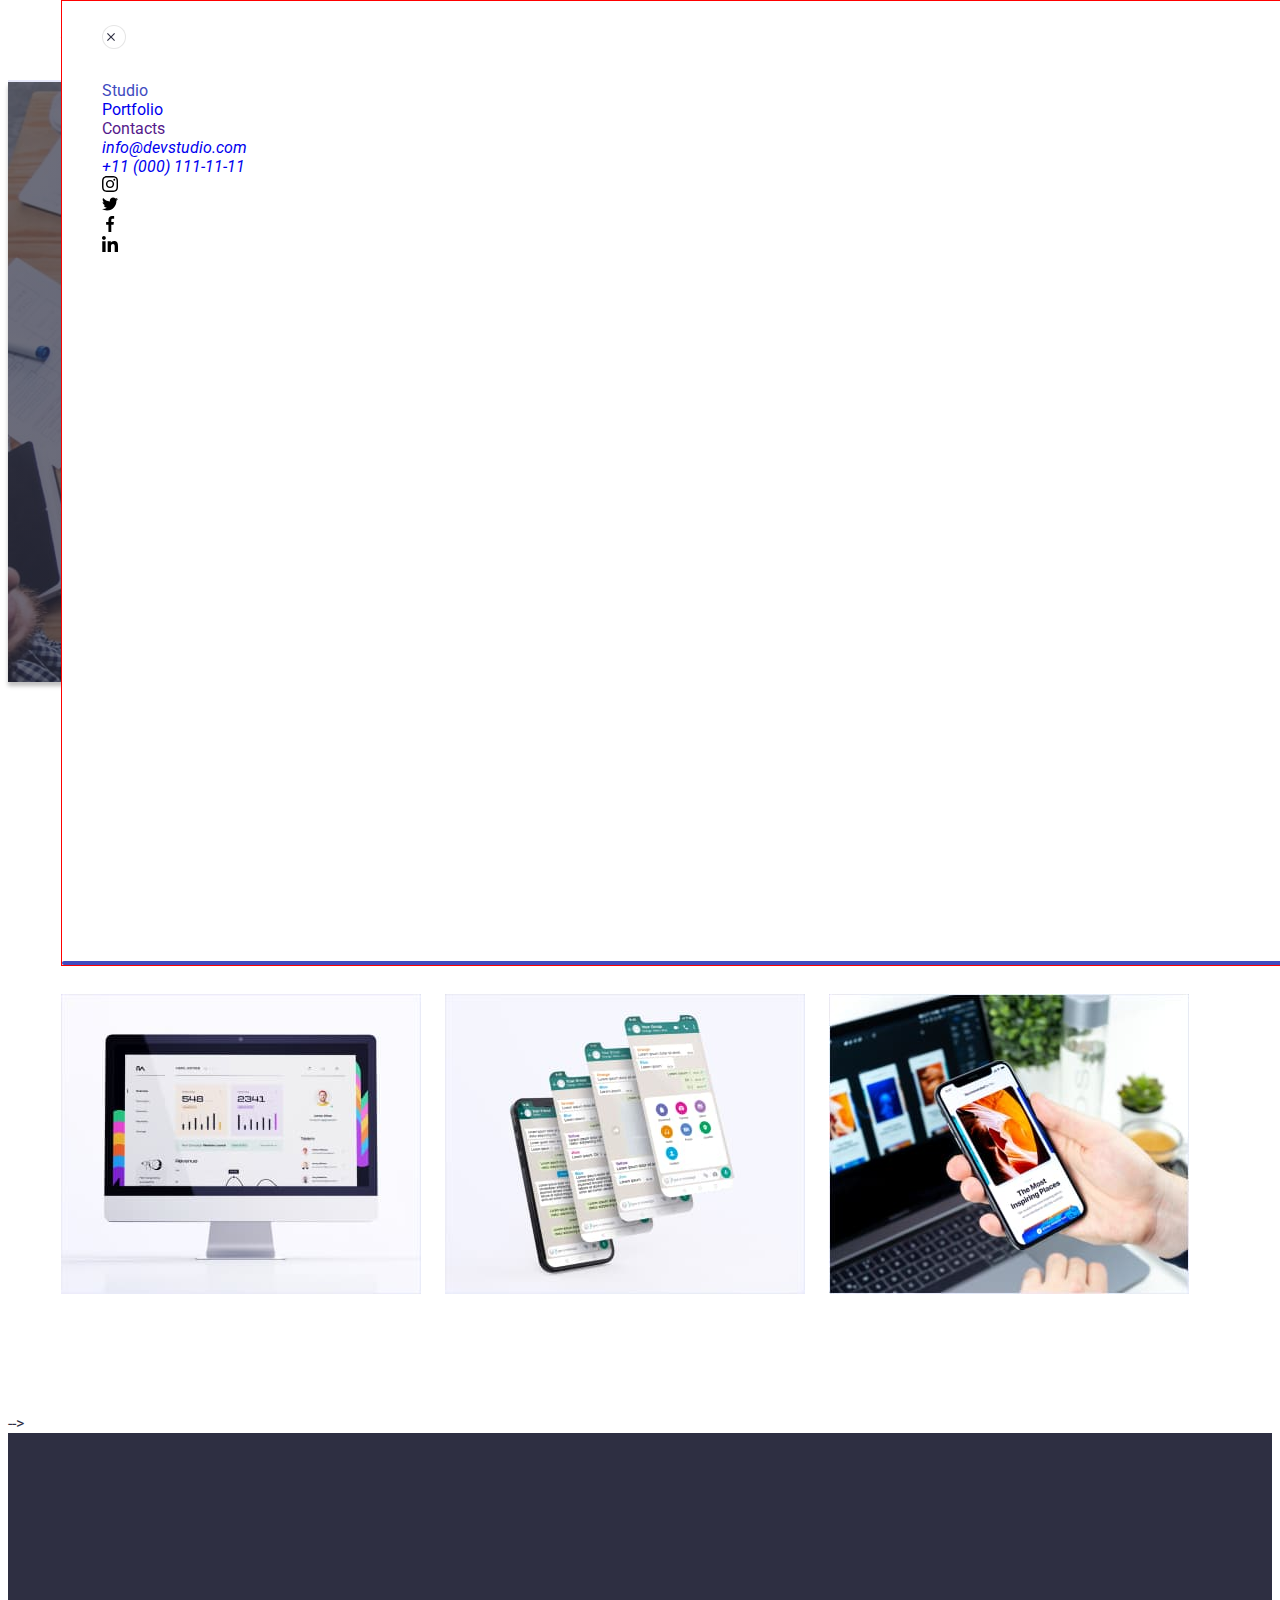
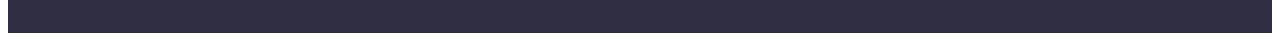
<file: index.html>
<!DOCTYPE html>
<html lang="en">
  <head>
    <meta charset="UTF-8" />
    <meta http-equiv="X-UA-Compatible" content="IE=edge" />
    <meta name="viewport" content="width=device-width, initial-scale=1.0" />
    <title>Webstudio</title>
    <link rel="preconnect" href="https://fonts.googleapis.com" />
    <link rel="preconnect" href="https://fonts.gstatic.com" crossorigin />
    <link
      href="https://fonts.googleapis.com/css2?family=Raleway:wght@800&family=Roboto:wght@400;500;700;900&display=swap"
      rel="stylesheet"
    />
    <link
      rel="stylesheet"
      href="https://cdnjs.cloudflare.com/ajax/libs/modern-normalize/1.1.0/modern-normalize.min.css"
      integrity="sha512-wpPYUAdjBVSE4KJnH1VR1HeZfpl1ub8YT/NKx4PuQ5NmX2tKuGu6U/JRp5y+Y8XG2tV+wKQpNHVUX03MfMFn9Q=="
      crossorigin="anonymous"
      referrerpolicy="no-referrer"
    />
    <link rel="stylesheet" href="./css/styles.css" />
  </head>
  <body>
    <header class="header">
      <div class="container main-nav">
        <nav class="header-nav list">
          <a class="logo link" href="./index.html"
            >Web<span class="logo-studio">Studio</span></a></nav>
            <button type="button" class="menu_button" data-menu-open>
              <svg width="29.54" height="18.62"><use class="icon_menu" href="./images/icon.svg#icon-charm_menu-1"></use></svg>
            </button>
            <!---------- !!!!!!!!!!!!!! -------------->
            <div class="menu-mobile" data-menu>
              <button type="button" class="close_button" data-menu-close>
                <svg width="8" height="8"><use class="icon_close" href="./images/icon.svg#icon-close-1"></use></svg>
              </button>
              <ul class="menu-mobile-list list">
                <li class="menu-mobile-item">
                  <a class="menu-mobile-item current link" href="./index.html">Studio</a>
                </li>
                <li class="menu-mobile-item">
                  <a class="menu-mobile-item link" href="./portfolio.html">Portfolio</a>
                </li>
                <li class="menu-mobile-item">
                  <a class="menu-mobile-item link" href="">Contacts</a>
                </li>
              </ul>
            </nav>
            <address class="menu-contacts-address">
              <ul class="menu-contacts list">
                <li class="menu-item">
                  <a class="menu-contact-li link" href="mailto:info@devstudio.com"
                    >info@devstudio.com</a
                  >
                </li>
                <li class="menu-item">
                  <a class="menu-contact-li link" href="tel:+110001111111"
                    >+11 (000) 111-11-11</a
                  >
                </li>
              </ul>
            </address>
            <ul class="mobile-socs list">
              <li class="mob-soc-item">
                <a class="mob-soc-link link" href=""><svg width="16" height="16" class="team-soc-icon">
                    <use href="./images/icon.svg#icon-instagram-2"></use></svg></a></li>
              <li class="mob-soc-item">
                <a class="mob-soc-link link" href=""><svg width="16" height="16" class="team-soc-icon">
                    <use href="./images/icon.svg#icon-twitter-1"></use></svg></a></li>
              <li class="mob-soc-item">
                <a class="mob-soc-link link" href=""><svg width="16" height="16" class="team-soc-icon">
                    <use href="./images/icon.svg#icon-facebook-1"></use></svg></a></li>
              <li class="mob-soc-item">
                <a class="mob-soc-link link" href=""><svg width="16" height="16" class="team-soc-icon">
                    <use href="./images/icon.svg#icon-linkedin-1"></use></svg></a></li>
            </ul>
            </div>
            <!------------- !!!!!!!!!!! --------------->
          <ul class="header-list list">
            <li class="item">
              <a class="header-item current link" href="./index.html">Studio</a>
            </li>
            <li class="item">
              <a class="header-item link" href="./portfolio.html">Portfolio</a>
            </li>
            <li class="item">
              <a class="header-item link" href="">Contacts</a>
            </li>
          </ul>
        </nav>
        <address class="contacts-address">
          <ul class="contacts list">
            <li class="item">
              <a class="contact-li link" href="mailto:info@devstudio.com"
                >info@devstudio.com</a
              >
            </li>
            <li class="item">
              <a class="contact-li link" href="tel:+110001111111"
                >+11 (000) 111-11-11</a
              >
            </li>
          </ul>
        </address>
      </div>
    </header>
    <main>
      <!-- Main banner -->
      <section class="banner">
        <div class="container">
          <h1 class="banner-title">Effective Solutions for Your Business</h1>
          <button class="banner-btn" data-modal-open type="button">Order Service</button>
        </div>
      </section>
      <!-- About company -->
      <section class="company">
        <div class="container">
          <h2 class="title-hidder" hidden>features</h2>
          <ul class="about-company list">
            <li class="xxxx">
              <div class="icon"><svg width="64" height="64" class="company-icon">
                <use href="./images/icon.svg#icon-antenna-1"></use></svg></div>
              <h3 class="guality-company">Strategy</h3>
              <p class="guality-comp-descr">
                Our goal is to identify the business problem to walk away with
                the perfect and creative solution.
              </p>
            </li>
            <li class="xxxx">
              <div class="icon"><svg width="64" height="64" class="company-icon">
                <use href="./images/icon.svg#icon-clock-1"></use></svg></div>
              <h3 class="guality-company">Punctuality</h3>
              <p class="guality-comp-descr">
                Bring the key message to the brand's audience for the best price
                within the shortest possible time.
              </p>
            </li>
            <li class="xxxx">
              <div class="icon"><svg width="64" height="64" class="company-icon">
                <use href="./images/icon.svg#icon-diagram-1"></use></svg></div>
              <h3 class="guality-company">Diligence</h3>
              <p class="guality-comp-descr">
                Research and confirm brands that present the strongest digital
                growth opportunities and minimize risk.
              </p>
            </li>
            <li class="xxxx">
              <div class="icon"><svg width="64" height="64" class="company-icon">
                <use href="./images/icon.svg#icon-astronaut-1"></use></svg></div>
              <h3 class="guality-company">Technologies</h3>
              <p class="guality-comp-descr">
                Design practice focused on digital experiences. We bring forth a
                deep passion for problem-solving.
              </p>
            </li>
          </ul>
        </div>
      </section>
      <!-- What are we doing -->
      <section class="doing">
        <div class="container">
          <h2 class="doing-title">What are we doing</h2>
          <ul class="doing-imgs list">
            <li>
              <img
                src="./images/computer.jpg"
                alt="computer"
                width="360"
                height="300"
              />
            </li>
            <li>
              <img
                src="./images/phone.jpg"
                alt="phone"
                width="360"
                height="300"
              />
            </li>
            <li>
              <img
                src="./images/technologies.jpg"
                alt="technologies"
                width="360"
                height="300"
              />
            </li>
          </ul>
        </div>
      </section> -->
      <!-- Our team -->
      <!-- <section class="team">
        <div class="container">
          <h2 class="our-team">Our Team</h2>
          <ul class="list-team list">
            <li>
              <img
                src="./images/Mark.jpg"
                alt="Mark"
                width="264"
                height="260"
              />
              <div class="data">
                <h3 class="name">Mark Guerrero</h3>
                <p class="direction">Product Designer</p>
                <ul class="ul team-list list">
                  <li class="team-soc-item">
                    <a class="team-soc-link link" href=""><svg width="16" height="16" class="team-soc-icon">
                        <use href="./images/icon.svg#icon-instagram-2"></use></svg></a></li>
                  <li class="team-soc-item">
                    <a class="team-soc-link link" href=""><svg width="16" height="16" class="team-soc-icon">
                        <use href="./images/icon.svg#icon-twitter-1"></use></svg></a></li>
                  <li class="team-soc-item">
                    <a class="team-soc-link link" href=""><svg width="16" height="16" class="team-soc-icon">
                        <use href="./images/icon.svg#icon-facebook-1"></use></svg></a></li>
                  <li class="team-soc-item">
                    <a class="team-soc-link link" href=""><svg width="16" height="16" class="team-soc-icon">
                        <use href="./images/icon.svg#icon-linkedin-1"></use></svg></a></li>
                </ul>
              </div>
            </li>
            <li>
              <img 
              src="./images/Tom.jpg" 
              alt="Tom" 
              width="264" 
              height="260" 
              />
              <div class="data">
                <h3 class="name">Tom Ford</h3>
                <p class="direction">Frontend Developer</p>
                <ul class="ul team-list list">
                  <li class="team-soc-item">
                    <a class="team-soc-link link" href=""><svg width="16" height="16" class="team-soc-icon">
                        <use href="./images/icon.svg#icon-instagram-2"></use></svg></a></li>
                  <li class="team-soc-item">
                    <a class="team-soc-link link" href=""><svg width="16" height="16" class="team-soc-icon">
                        <use href="./images/icon.svg#icon-twitter-1"></use></svg></a></li>
                  <li class="team-soc-item">
                    <a class="team-soc-link link" href=""><svg width="16" height="16" class="team-soc-icon">
                        <use href="./images/icon.svg#icon-facebook-1"></use></svg></a></li>
                  <li class="team-soc-item">
                    <a class="team-soc-link link" href=""><svg width="16" height="16" class="team-soc-icon">
                        <use href="./images/icon.svg#icon-linkedin-1"></use></svg></a></li>
                </ul>
              </div>
            </li>
            <li>
              <img
                src="./images/Camila.jpg"
                alt="Camila"
                width="264"
                height="260"
              />
              <div class="data">
                <h3 class="name">Camila Garcia</h3>
                <p class="direction">Marketing</p>
                <ul class="ul team-list list">
                  <li class="team-soc-item">
                    <a class="team-soc-link link" href=""><svg width="16" height="16" class="team-soc-icon">
                        <use href="./images/icon.svg#icon-instagram-2"></use></svg></a></li>
                  <li class="team-soc-item">
                    <a class="team-soc-link link" href=""><svg width="16" height="16" class="team-soc-icon">
                        <use href="./images/icon.svg#icon-twitter-1"></use></svg></a></li>
                  <li class="team-soc-item">
                    <a class="team-soc-link link" href=""><svg width="16" height="16" class="team-soc-icon">
                        <use href="./images/icon.svg#icon-facebook-1"></use></svg></a></li>
                  <li class="team-soc-item">
                    <a class="team-soc-link link" href=""><svg width="16" height="16" class="team-soc-icon">
                        <use href="./images/icon.svg#icon-linkedin-1"></use></svg></a></li>
                </ul>
              </div>
            </li>
            <li>
              <img
                src="./images/Daniel.jpg"
                alt="Daniel"
                width="264"
                height="260"
              />
              <div class="data">
                <h3 class="name">Daniel Wilson</h3>
                <p class="direction">UI Designer</p>
                <ul class="ul team-list list">
                  <li class="team-soc-item">
                    <a class="team-soc-link link" href=""><svg width="16" height="16" class="team-soc-icon">
                        <use href="./images/icon.svg#icon-instagram-2"></use></svg></a></li>
                  <li class="team-soc-item">
                    <a class="team-soc-link link" href=""><svg width="16" height="16" class="team-soc-icon">
                        <use href="./images/icon.svg#icon-twitter-1"></use></svg></a></li>
                  <li class="team-soc-item">
                    <a class="team-soc-link link" href=""><svg width="16" height="16" class="team-soc-icon">
                        <use href="./images/icon.svg#icon-facebook-1"></use></svg></a></li>
                  <li class="team-soc-item">
                    <a class="team-soc-link link" href=""><svg width="16" height="16" class="team-soc-icon">
                        <use href="./images/icon.svg#icon-linkedin-1"></use></svg></a></li>
                </ul>
              </div>
            </li>
          </ul>
        </div>
      </section>
      <!-- Customers -->
      <!-- <section class="customers">
        <div class="container">
          <h2 class="title-customers">Customers</h2>
          <ul class="our-customers list">
            <li class="box"><a class="box-icon" href=""><svg width="104" height="56" class="customer-icon">
              <use href="./images/icon.svg#icon-Logo"></use></svg></a></li>
            <li class="box"><a class="box-icon" href=""><svg width="104" height="56" class="customer-icon">
              <use href="./images/icon.svg#icon-Logo-1"></use></svg></a></li>
            <li class="box"><a class="box-icon" href=""><svg width="104" height="56" class="customer-icon">
              <use href="./images/icon.svg#icon-Logo-2"></use></svg></a></li>
            <li class="box"><a class="box-icon" href=""><svg width="104" height="56" class="customer-icon">
              <use href="./images/icon.svg#icon-Logo-3"></use></svg></a></li>
            <li class="box"><a class="box-icon" href=""><svg width="104" height="56" class="customer-icon">
              <use href="./images/icon.svg#icon-Logo-4"></use></svg></a></li>
            <li class="box"><a class="box-icon" href=""><svg width="104" height="56" class="customer-icon">
              <use href="./images/icon.svg#icon-Logo-5"></use></svg></a></li>
          </ul>
        </div>
      </section> -->
    </main>
    <footer class="footer">
      <!-- <div class="container logo-soc">
        <div class="footer-container">
          <a class="logo-footer link" href="./index.html"
            >Web<span class="studio-footer">Studio</span>
          </a>
          <p class="page-footer">
            Increase the flow of customers and sales for your business with
            digital marketing & growth solutions.
          </p>
        </div>
        <div class="footer-soc">
          <p class="title-footer-soc">Social media</p>
          <ul class="ul foorer-soc-list list">
            <li class="footer-soc-item">
              <a class="footer-soc-link link" href=""><svg width="24" height="24" class="footer-soc-icon">
                  <use href="./images/icon.svg#icon-instagram-2"></use></svg></a></li>
            <li class="footer-soc-item">
              <a class="footer-soc-link link" href=""><svg width="24" height="24" class="footer-soc-icon">
                  <use href="./images/icon.svg#icon-twitter-1"></use></svg></a></li>
            <li class="footer-soc-item">
              <a class="footer-soc-link link" href=""><svg width="24" height="24" class="footer-soc-icon">
                  <use href="./images/icon.svg#icon-facebook-1"></use></svg></a></li>
            <li class="footer-soc-item">
              <a class="footer-soc-link link" href=""><svg width="24" height="24" class="footer-soc-icon">
                  <use href="./images/icon.svg#icon-linkedin-1"></use></svg></a></li>
          </ul>
        </div>
        <div class="footer-sub-box">
          <p class="title-lab">Subscribe</p>
          <form class="footer-sub-form">
              <input 
              class="footer-input"
              type="email"
              name="email"
              placeholder="E-mail">
              <button class="footer_buttom" type="sudmit">Subscribe <svg width="24" height="24" class="subscribe_icon">
                <use href="./images/icon.svg#icon-Frame"></use></svg></button>
          </form>
        </div> -->
    </footer>
    <!------------------- Mobile =----------------->
    <div class="backdrop is-hidden" data-modal>
    <div class="modal">
      <button type="button" class="close-icom" data-modal-close><svg width="8" height="8" class="close"><use href="./images/icon.svg#icon-close-1"></use></svg></button>
    <p class="modal_title">Leave your contacts and we will call you back</p>
    <form class="mobile_form">
      <label><span class="mobile_label_text">Name</span>
        <div class="input_wrap">
          <input 
          class="mobile_input"
          name="preson"
          type="text">
        <svg width="18" height="24" class="mobile_icon">
          <use href="./images/icon.svg#icon-person-black"></use></svg>
        </div>
      </label>
      <label><span class="mobile_label_text">Phone</span>
        <div class="input_wrap">
          <input 
          type="text"
          name="phone"
          class="mobile_input">
          <svg width="18" height="24" class="mobile_icon">
            <use href="./images/icon.svg#icon-phone-black"></use></svg>
        </div>
      </label>
      <label><span class="mobile_label_text">Email</span>
      <div class="input_wrap">
        <input
        type="text" 
        class="mobile_input"
        name="email">
      <svg width="18" height="24" class="mobile_icon">
        <use href="./images/icon.svg#icon-email-black"></use></svg>
      </div>
      </label>
      <label><span class="mobile_label_text">Comment</span></label>
        <textarea
        class="mobile_input_comment"
        id="user-comment"
        name="user-comment"
        placeholder="Text input"></textarea>
      <div class="mobile_field">
        <input
        class="mobile_check visually-hidden"
        type="checkbox"
        id="accept"
        name="agreement"
        value="accept">
        <label 
        for="accept" 
        class="input_agreement"
        ><span><svg width="10" height="8" class="check_icon">
          <use href="./images/icon.svg#icon-vector"></use></svg>
        </span>
        I accept the terms and conditions of the <a href=""><div class="privacy-policy">Privacy Policy</div></a></label>
      </div>
      <button class="mobile_buttom" type="sudmit">Send</button>
    </form>
  </div>
  </div>
  <script src="./js/mobile-menu.js"></script>
    <script src="./js/modal.js"></script>
  </body>
</html>
</file>
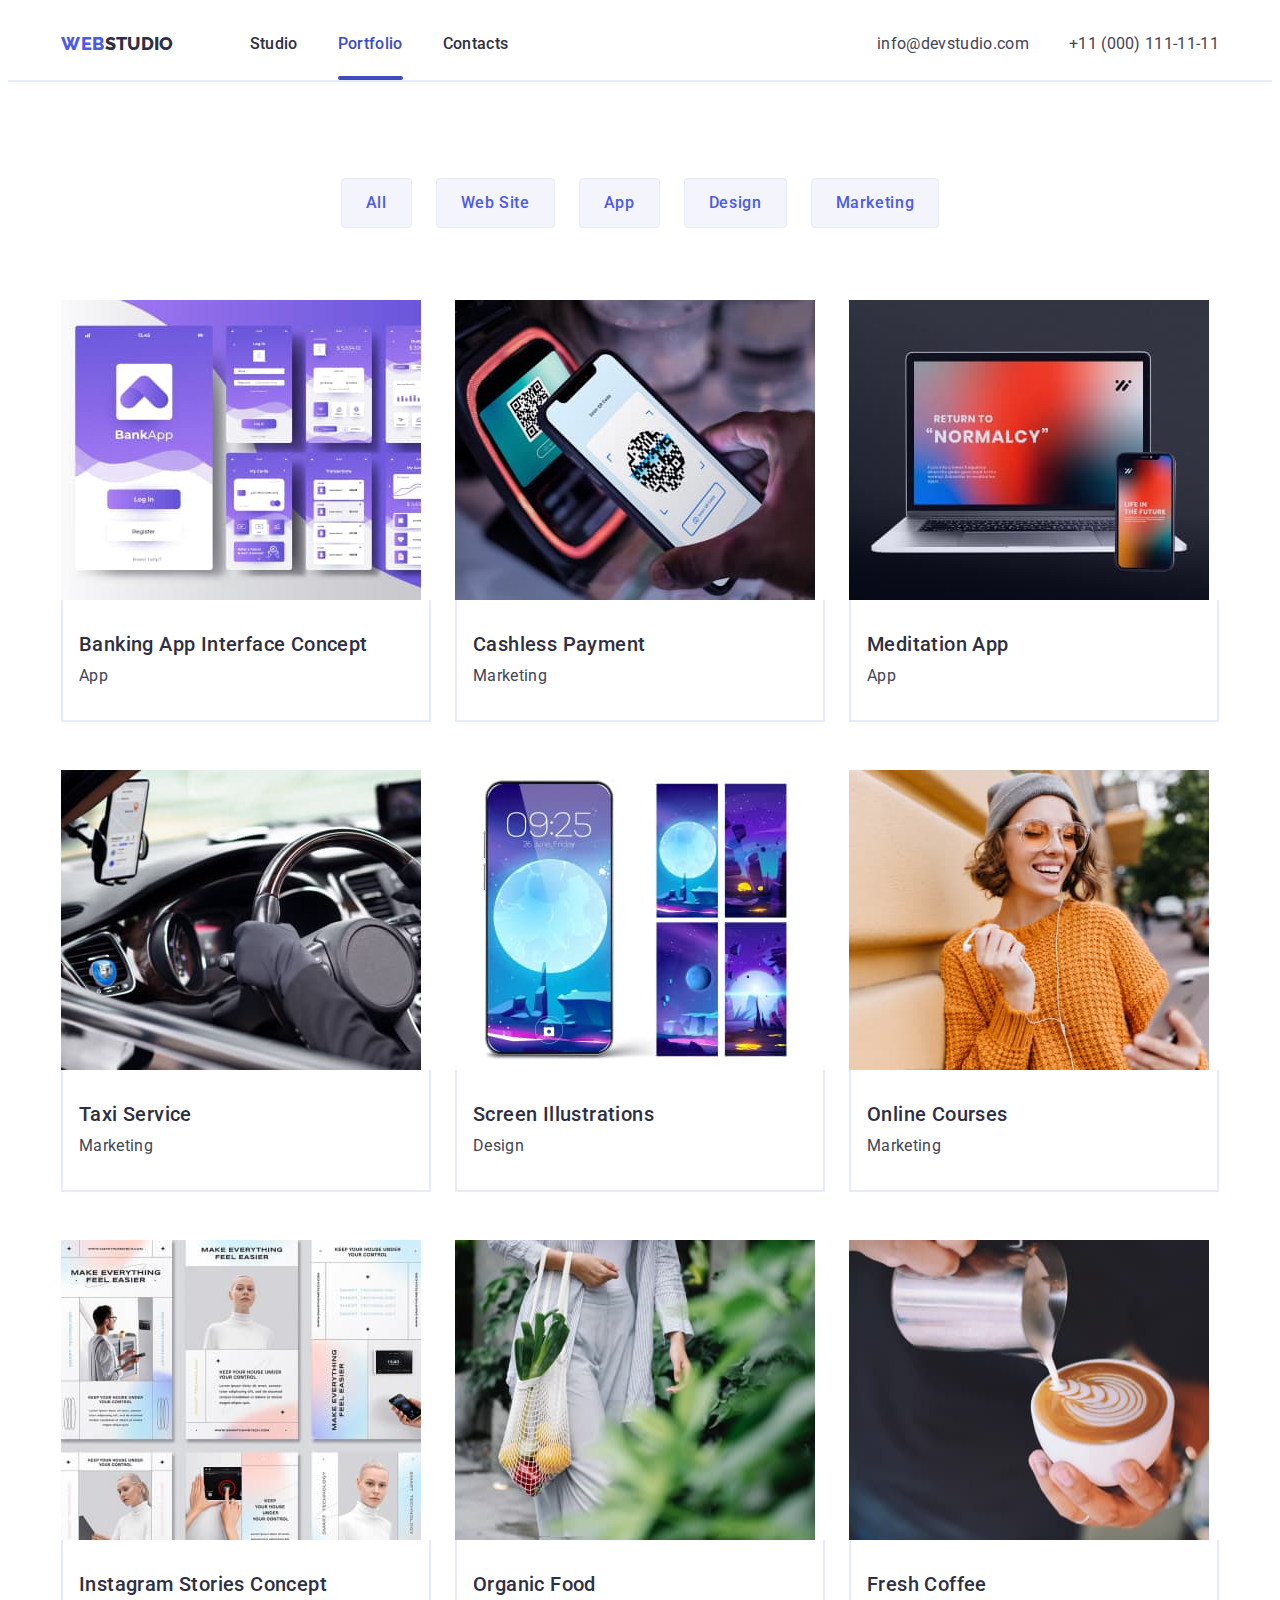
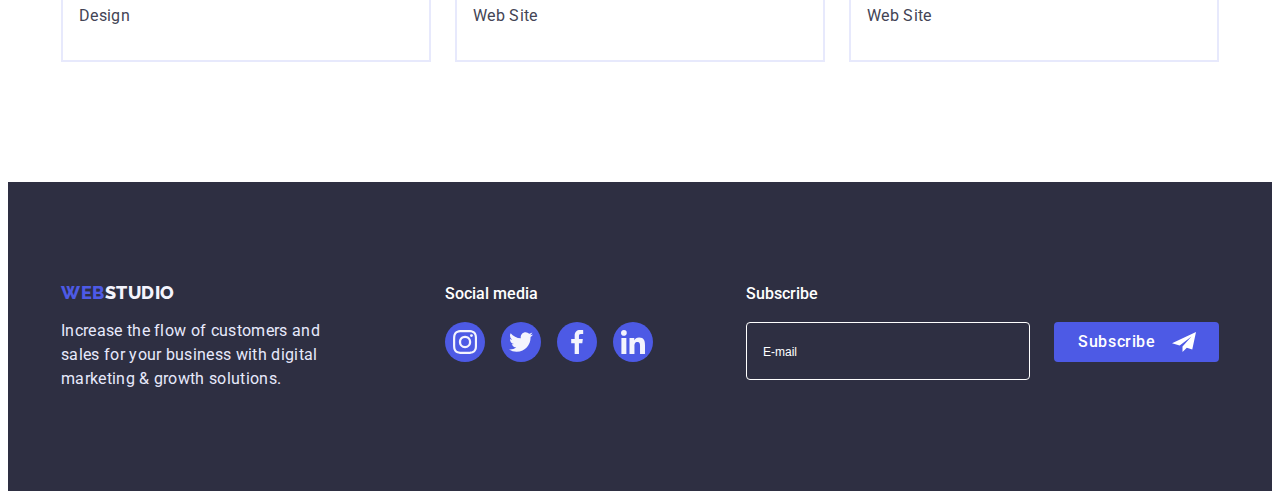
<file: portfolio.html>
<!DOCTYPE html>
<html lang="en">
  <head>
    <meta charset="UTF-8" />
    <meta http-equiv="X-UA-Compatible" content="IE=edge" />
    <meta name="viewport" content="width=device-width, initial-scale=1.0" />
    <title>Webstudio</title>
    <link rel="preconnect" href="https://fonts.googleapis.com" />
    <link rel="preconnect" href="https://fonts.gstatic.com" crossorigin />
    <link
      href="https://fonts.googleapis.com/css2?family=Raleway:wght@800&family=Roboto:wght@400;500;700;900&display=swap"
      rel="stylesheet"
    />
    <link
      rel="stylesheet"
      href="https://cdnjs.cloudflare.com/ajax/libs/modern-normalize/1.1.0/modern-normalize.min.css"
      integrity="sha512-wpPYUAdjBVSE4KJnH1VR1HeZfpl1ub8YT/NKx4PuQ5NmX2tKuGu6U/JRp5y+Y8XG2tV+wKQpNHVUX03MfMFn9Q=="
      crossorigin="anonymous"
      referrerpolicy="no-referrer"
    />
    <link rel="stylesheet" href="./css/styles.css" />
  </head>
  <body>
    <header class="header">
      <div class="container main-nav">
        <nav class="header-nav list">
          <a class="logo link" href="./index.html"
            >Web<span class="logo-studio">Studio</span></a
          >
          <ul class="header-list list">
            <li class="item">
              <a class="header-item link" href="./index.html">Studio</a>
            </li>
            <li class="item">
              <a class="header-item link current" href="./portfolio.html">Portfolio</a>
            </li>
            <li class="item">
              <a class="header-item link" href="">Contacts</a>
            </li>
          </ul>
        </nav>
        <address class="contacts-address">
          <ul class="contacts list">
            <li class="item">
              <a class="contact-li link" href="mailto:info@devstudio.com"
                >info@devstudio.com</a
              >
            </li>
            <li class="item">
              <a class="contact-li link" href="tel:+110001111111"
                >+11 (000) 111-11-11</a
              >
            </li>
          </ul>
        </address>
      </div>
    </header>
    <main>
    <section class="buttons-pictures">
      <div class="container">
      <h1 class="title-btn" hidden>features</h1>
      <!-------------- buttons-------------->
      <ul class="portf-butns list">
        <li>
            <button class="portf-butn-list" type="button">All</button>
        </li>
        <li>
            <button class="portf-butn-list" type="button">Web Site</button>
        </li>
        <li>
            <button class="portf-butn-list" type="button">App</button>
        </li>
        <li>
            <button class="portf-butn-list" type="button">Design</button>
        </li>
        <li>
            <button class="portf-butn-list" type="button">Marketing</button>
        </li>
    </ul>
    <!------------- pictures--------------------->
    <ul class="portf-typs list">
        <li class="img-li">
          <a class="portf-list-img link" href="#"><div class="picture"><img src="./images/banking.jpg" alt="banking" width="360"/>
            <p class="paragraph">14 Stylish and User-Friendly App Design Concepts · Task Manager App · Calorie Tracker App · Exotic Fruit Ecommerce App · Cloud Storage App</p></div>
          <div class="brd-text"><h2 class="title-img">Banking App Interface Concept</h2>
            <p class="portf-list">App</p></div></a>
        </li>
        <li class="img-li">
          <a class="portf-list-img link" href="#"><div class="picture"><img src="./images/cashless.jpg" alt="cashless" width="360"/>
            <p class="paragraph">14 Stylish and User-Friendly App Design Concepts · Task Manager App · Calorie Tracker App · Exotic Fruit Ecommerce App · Cloud Storage App</p></div>
            <div class="brd-text"><h2 class="title-img">Cashless Payment</h2>
          <p class="portf-list">Marketing</p></div></a>
        </li>
        <li class="img-li">
          <a class="portf-list-img link" href="#"><div class="picture"><img src="./images/meditaion.jpg" alt="meditaion" width="360"/>
            <p class="paragraph">14 Stylish and User-Friendly App Design Concepts · Task Manager App · Calorie Tracker App · Exotic Fruit Ecommerce App · Cloud Storage App</p></div>
          <div class="brd-text"><h2 class="title-img">Meditation App</h2>
          <p class="portf-list">App</p></div></a>
        </li>
      <li class="img-li">
        <a class="portf-list-img link" href="#"><div class="picture"><img src="./images/taxi.jpg" alt="Taxi" width="360"/>
          <p class="paragraph">14 Stylish and User-Friendly App Design Concepts · Task Manager App · Calorie Tracker App · Exotic Fruit Ecommerce App · Cloud Storage App</p></div>
        <div class="brd-text"><h2 class="title-img">Taxi Service</h2>
        <p class="portf-list">Marketing</p></div></a>
      </li>
      <li class="img-li">
        <a class="portf-list-img link" href="#"><div class="picture"><img src="./images/screen.jpg" alt="Screen" width="360"/>
          <p class="paragraph">14 Stylish and User-Friendly App Design Concepts · Task Manager App · Calorie Tracker App · Exotic Fruit Ecommerce App · Cloud Storage App</p></div>
        <div class="brd-text"><h2 class="title-img">Screen Illustrations</h2>
        <p class="portf-list">Design</p></div></a>
      </li>
      <li class="img-li">
        <a class="portf-list-img link" href="#"><div class="picture"><img src="./images/online.jpg" alt="Online" width="360"/>
          <p class="paragraph">14 Stylish and User-Friendly App Design Concepts · Task Manager App · Calorie Tracker App · Exotic Fruit Ecommerce App · Cloud Storage App</p></div>
        <div class="brd-text"><h2 class="title-img">Online Courses</h2>
        <p class="portf-list">Marketing</p></div></a>
      </li>
      <li class="img-li">
        <a class="portf-list-img link" href="#"><div class="picture"><img src="./images/insta.jpg" alt="Insta" width="360"/>
          <p class="paragraph">14 Stylish and User-Friendly App Design Concepts · Task Manager App · Calorie Tracker App · Exotic Fruit Ecommerce App · Cloud Storage App</p></div>
        <div class="brd-text"><h2 class="title-img">Instagram Stories Concept</h2>
        <p class="portf-list">Design</p></div></a>
      </li>
      <li class="img-li">
        <a class="portf-list-img link" href="#"><div class="picture"><img src="./images/food.jpg" alt="Food" width="360"/>
          <p class="paragraph">14 Stylish and User-Friendly App Design Concepts · Task Manager App · Calorie Tracker App · Exotic Fruit Ecommerce App · Cloud Storage App</p></div>
        <div class="brd-text"><h2 class="title-img">Organic Food</h2>
        <p class="portf-list">Web Site</p></div></a>
      </li>
      <li class="img-li">
        <a class="portf-list-img link" href="#"><div class="picture"><img src="./images/coffee.jpg" alt="Coffee" width="360"/>
          <p class="paragraph">14 Stylish and User-Friendly App Design Concepts · Task Manager App · Calorie Tracker App · Exotic Fruit Ecommerce App · Cloud Storage App</p></div>
        <div class="brd-text"><h2 class="title-img">Fresh Coffee</h2>
        <p class="portf-list">Web Site</p></div></a>
      </li>
    </ul>
    </section>
  </main>
  <footer class="footer">
    <div class="container logo-soc">
      <div class="footer-container">
        <a class="logo-footer link" href="./index.html"
          >Web<span class="studio-footer">Studio</span>
        </a>
        <p class="page-footer">
          Increase the flow of customers and sales for your business with
          digital marketing & growth solutions.
        </p>
      </div>
      <div class="footer-soc">
        <p class="title-footer-soc">Social media</p>
        <ul class="ul foorer-soc-list list">
          <li class="footer-soc-item">
            <a class="footer-soc-link link" href=""><svg width="24" height="24" class="footer-soc-icon">
                <use href="./images/icon.svg#icon-instagram-2"></use></svg></a></li>
          <li class="footer-soc-item">
            <a class="footer-soc-link link" href=""><svg width="24" height="24" class="footer-soc-icon">
                <use href="./images/icon.svg#icon-twitter-1"></use></svg></a></li>
          <li class="footer-soc-item">
            <a class="footer-soc-link link" href=""><svg width="24" height="24" class="footer-soc-icon">
                <use href="./images/icon.svg#icon-facebook-1"></use></svg></a></li>
          <li class="footer-soc-item">
            <a class="footer-soc-link link" href=""><svg width="24" height="24" class="footer-soc-icon">
                <use href="./images/icon.svg#icon-linkedin-1"></use></svg></a></li>
        </ul>
      </div>
      <div class="footer-sub-box">
        <p class="title-lab">Subscribe</p>
        <form class="footer-sub-form">
            <input 
            class="footer-input"
            type="email"
            name="email"
            placeholder="E-mail">
            <button class="footer_buttom" type="sudmit">Subscribe <svg width="24" height="24" class="subscribe_icon">
              <use href="./images/icon.svg#icon-Frame"></use></svg></button>
        </form>
      </div>
  </footer>
</body>
</html>
</file>
<file: css/styles.css>
html{
    box-sizing: border-box;
}
:root{
--primary-text-color: #434455;
--title-text-color: #4D5AE5;
--accent-color: #2E2F42;
--hover-fokus-color: #404bbf;
--text-footer: #E7E9FC;
--white: #FFFFFF;
--light-color: #F4F4FD;
--buutton-background: #F4F4FD;
--light-gray: #8E8F99;
--grad: linear-gradient( rgba(46, 47, 66, 0.7),rgba(46, 47, 66, 0.7))    
}
body{
    font-family: 'Roboto', sans-serif;
    color: var(--accent-color);
}
.visually-hidden {
    position: absolute;
    width: 1px;
    height: 1px;
    margin: -1px;
    border: 0;
    padding: 0;
    white-space: nowrap;
    clip-path: inset(100%);
    clip: rect(0 0 0 0);
    overflow: hidden;
  }
/*-----------------header--------------------*/
.link{
    text-decoration: none;
}
.list{
    padding: 0;
    margin: 0;
    list-style: none;
    }
 *,
 * ::before
 ::after{
    box-sizing: border-box;
 }

h1,h2,h3,h4,p{
    margin-top: 0;
    margin-bottom: 0;
}
ul{
    margin-top: 0;
    margin-bottom: 0;
}
img{
    display: block;
}
.header{
    border-bottom: 2px solid var(--text-footer);
}
.main-nav{
    display: flex;
    align-items: center;
    justify-content: space-between;
}
.logo{
    font-family: 'Raleway', sans-serif;
    font-weight: 800;
    font-size: 18px;
    line-height: 1.17;
    letter-spacing: 0.03em;
    text-transform: uppercase;
    color: var(--title-text-color);
}
.logo-studio{
    font-family: 'Raleway', sans-serif;
    font-weight: 800;
    font-size: 18px;
    line-height: 1.33;
    letter-spacing: 0.02em;
    color: var(--accent-color);
}
.header-nav{
    display: flex;
    align-items: center;
}
.menu_button{
display: inline-flex;
align-items: center;
margin-left: auto;
width: 32px;
height: 22px;
padding-top: 24px;
padding-bottom: 24px;
border: none;
stroke: var(--accent-color);
background-color: transparent;  
}
.menu-mobile{
    position: fixed;
    top: 0;
    z-index: 1;
    width: 100%;
    height: 100%;
    padding: 24px 24px 40px 40px;
    background-color: var(--white);
    border: 1px solid red;
}
.close_button{
    display: inline-flex;
    align-items: center;
    width: 24px;
    height: 24px;
    margin-top: 0;
    margin-left: auto;
    margin-bottom: 32px;
    padding: 4px;
    border-radius: 50%;
    fill: var(--accent-color);
    border: 1px solid rgba(0, 0, 0, 0.1);
    background-color: var(--white);
}

/* .menu_button .icon_cross{
    display: none;
}
.menu_button.is-open .icon_cross{
    display: block;
}
.menu_button.is-open .icon_menu{
    display: none;
} */

.header-list{
    display: none;
}
.contacts{
    display: none
}

/* .item{
    position: relative;
}
.current::after{
    content: "";
    position: absolute;
    left: 0;
    bottom: 0;
    display: block;
    width: 100%;
    height: 4px;
    border-radius: 2px;
    background-color: var(--hover-fokus-color);
}
.header-item{
    font-weight: 500;
    font-size: 16px;
    line-height: 24px;
    color: var(--accent-color);
    transition: color 250ms cubic-bezier(0.4, 0, 0.2, 1);
}
.current{
    color: var(--hover-fokus-color);
}
.header-nav .header-item:hover,
.header-nav .header-item:focus{
    color: var(--hover-fokus-color);
 }
    .header-list{
        display: flex;
        margin-left: 76px;
    }
    .header-list .item + .item{
        margin-left: 40px;
    }
.header-list .link{
    display: block;
    padding-top: 24px;
    padding-bottom: 24px;
    font-weight: 500;
    font-size: 16px;
    line-height: 1.5;
    letter-spacing: 0.02em;

}
.contacts-address{
    font-style: normal;
}
.contacts .contact-li:hover,
.contacts .contact-li:focus{
    color: var(--hover-fokus-color);
}

.contacts .item + .item{
    margin-left: 40px;
}
    .contacts{
        display: flex;
        margin-right: auto;
    }
    .contact-li{
        font-size: 16px;
        line-height: 1.5;
        letter-spacing: 0.02em;
        color: var(--primary-text-color);

        transition: color 250ms cubic-bezier(0.4, 0, 0.2, 1);
        }

   
    /*--------------Main banner------------------*/
    .banner{
        width: 100%;
        margin-left: auto;
        margin-right: auto;
        background-color: var(--accent-color);
        background-image: var(--grad), url(../images/banner.jpg);
        background-repeat: no-repeat;
        background-position: center;
        background-size: cover;
        padding-top: 112px;
        padding-bottom: 112px;
        box-shadow: 0px 4px 4px rgba(0, 0, 0, 0.25);
    }
    .banner-title{
        font-weight: 700;
        font-size: 36px;
        line-height: 1.11;
        letter-spacing: 0.02em;
        text-align: center;
        margin-left: auto;
        margin-right: auto;
        width: 320px;
        height: 80px;
        color: var(--white);
    }
    /* .banner .banner-btn:hover,
    .banner .banner-btn:focus{
    background-color: var(--hover-fokus-color);
    } */
    .banner-btn{
        font-family: 'Roboto', sans-serif;
        font-weight: 500;
        font-size: 16px;
        line-height: 1.5;
        letter-spacing: 0.04em;
        margin-left: auto;
        margin-right: auto;
        width: 169px;
        height: 56px;
        margin-top: 48px;
        color: var(--white);
        background: var(--title-text-color);
        border-radius: 4px;
        border: none;
        cursor: pointer;
        display: block;

        transition: background-color 250ms cubic-bezier(0.4, 0, 0.2, 1);
    } */
    /*----------------About company-----------------*/
    .company{
        padding-top: 120px;
        padding-bottom: 120px;
    }
    .about-company{
        display: flex;
        flex-wrap: wrap;
        gap: 24px;
    }
    .xxxx{
        width: 100%;
    }
    .icon{
        display: none;
    }
    .guality-company{
        font-weight: 500;
        font-size: 20px;
        line-height: 1.2;
        letter-spacing: 0.02em;
        margin-bottom: 8px; 
    }
    .guality-comp-descr{
        font-size: 16px;
        line-height: 1.5;
        letter-spacing: 0.02em;
        width: 100%;
        height: 48px;
        /* width: 264px;
        height: 72px; */
        color: var(--primary-text-color);
    }
    /*----------------What are we doing---------------*/
    .doing{
        display: none;
    }
    /*------------------Our team---------------------*/
    .team{
        padding-top: 120px;
        padding-bottom: 110px;
        background-color: var(--light-color);
    }
    .our-team{
        font-weight: 700;
        font-size: 36px;
        line-height: 1.11;
        letter-spacing: 0.02em;
        margin-bottom: 72px;
        text-align: center;
        text-transform: capitalize;
    }
    .list-team{
        display: flex;
        width: calc((100% - 72px) / 4);
        gap: 24px;
    }
    .data{
        padding-top: 32px;
        padding-bottom: 32px;
        text-align: center;
        background-color: var(--white);
        box-shadow: 0px 1px 6px rgba(46, 47, 66, 0.08), 0px 1px 1px rgba(46, 47, 66, 0.16), 0px 2px 1px rgba(46, 47, 66, 0.08);
        border-radius: 0px 0px 4px 4px;
    }
    .name{
        font-weight: 500;
        font-size: 20px;
        line-height: 1.2;
        letter-spacing: 0.02em;
        margin-bottom: 8px;
    }
    .direction{
        font-size: 16px;
        line-height: 1.5;
        letter-spacing: 0.02em;
        margin-bottom: 8px;
        color: var(--primary-text-color);
    }
    .team-list{
        display: flex;
        justify-content: center;
        gap: 24px;
    }
    .team-soc-item{
        width: 40px;
        height: 40px;
    }
    .team-soc-link{
        width: 100%;
        height: 100%;
        border-radius: 50%;
        background-color: var(--title-text-color);
        display: flex;
        align-items: center;
        justify-content: center;
        fill: var(--light-color);
        transition: background-color 250ms cubic-bezier(0.4, 0, 0.2, 1);
    }
        .team-soc-link:hover{
        background-color: var(--hover-fokus-color);
    }
    /*----------------Customers--------------------*/
    .customers{
        padding-top: 120px;
        padding-bottom: 120px;
    }
    .title-customers{
        font-weight: 700;
        font-size: 36px;
        line-height: 1.11;
        letter-spacing: 0.02em;
        margin-bottom: 72px;
        text-align: center;
        text-transform: capitalize;
    }
    .our-customers{
        display: flex;
        gap: 24px;
    }
    .box{
        width: calc((100% - 120px) / 6);
    }
    .box-icon{
        display: flex;
        justify-content: center;
        align-items: center;
        height: 88px;
        border-radius: 4px;
        border: 1px solid #8E8F99;
        fill: var(--light-gray);

        transition: border-color 250ms cubic-bezier(0.4, 0, 0.2, 1);
    }
    .customer-icon{
        transition: fill 250ms cubic-bezier(0.4, 0, 0.2, 1);
    }
    .box-icon:hover{
        border-color: var(--hover-fokus-color);
    }
    .box-icon:hover .customer-icon{
        fill: var(--hover-fokus-color)
    }

    /*----------------portfolio--------------------*/
    /*------buttons------------*/
    .buttons-pictures{
            display: flex;
            padding-top: 96px;
            padding-bottom: 120px;
            justify-items: center;
    }
    .portf-butns .portf-butn-list:hover,
    .portf-butns .portf-butn-list:focus{
        background-color: var(--hover-fokus-color);
        border-color: var(--hover-fokus-color);
        color: var(--white);
        box-shadow: 0px 3px 1px rgba(0, 0, 0, 0.1), 0px 2px 1px rgba(0, 0, 0, 0.08), 0px 2px 2px rgba(0, 0, 0, 0.12);
    }
    .title-btn{
        position: absolute;
        width: 1px;
        height: 1px;
        margin: -1px;
        border: 0;
        padding: 0;
        white-space: nowrap;
        clip-path: inset(100%);
        clip: rect(0 0 0 0);
        overflow: hidden;
    }
    .brd-text{
        padding: 32px 16px;
        border: 2px solid var(--text-footer); 
        border-top: 0; 
    }
    .portf-butns{
        display: flex;
        justify-content: center;
        margin-bottom: 72px;
        gap: 24px;
    }
    .portf-butn-list{
        font-family: 'Roboto', sans-serif;
        font-weight: 500;
        font-size: 16px;
        line-height: 1.5;
        letter-spacing: 0.04em;
        padding: 12px 24px;
        color: var(--title-text-color); 
        background: var(--buutton-background);
        border-radius: 4px;
        border: 1px solid var(--text-footer);
        cursor: pointer;

        transition: 250ms cubic-bezier(0.4, 0, 0.2, 1);
    }
    .link{
        text-decoration: none;
    }

/*---------pictures---------*/
.img{
    padding-bottom: 120px;
}
.img-li{
    width: calc((100% - 48px) /3);
    transition: box-shadow 250ms cubic-bezier(0.4, 0, 0.2, 1);
}
.portf-typs{
    display: flex;
    flex-wrap: wrap;
    row-gap: 48px;
    column-gap: 24px;
}
.img-li:hover .paragraph{
    transform: translateY(0);
}
.picture{
    position: relative; 
    overflow: hidden;
 }
 .paragraph{
     position: absolute;
     top: 0;
     left: 0;
     height: 100%;
     font-weight: 400;
     font-size: 16px;
     line-height: 1.5;
     padding: 40px 32px 0;
     color: var(--light-color);
     background-color: var(--title-text-color);
     transform: translateY(100%);
     transition: transform 250ms cubic-bezier(0.4, 0, 0.2, 1);
 }
.portf-typs .img-li:hover{
    box-shadow: 0px 1px 6px rgba(46, 47, 66, 0.08), 0px 1px 1px rgba(46, 47, 66, 0.16), 0px 2px 1px rgba(46, 47, 66, 0.08);
}
.portf-list{
    display: block;
    font-weight: 400;
    font-size: 16px;
    line-height: 1.5;
    letter-spacing: 0.02em;
    color: var(--primary-text-color);

    transition: box-shadow 250ms cubic-bezier(0.4, 0, 0.2, 1);
}    
.title-img{
        font-weight: 500;
        font-size: 20px;
        line-height: 1.2;
        letter-spacing: 0.02em;
        margin-bottom: 8px;
        color: var(--accent-color);
        }
    /*-----------------footer--------------------*/
    .footer{
        padding-top: 100px;
        padding-bottom: 100px;
        background: var(--accent-color);
    }
    .footer-container{
        width: 264px;
    }
    .logo-soc{
        display: flex;
    }
    .logo-footer{
        font-family: 'Raleway', sans-serif;
        font-style: normal;
        font-weight: 800;
        font-size: 18px;
        line-height: 1.17;
        letter-spacing: 0.03em;
        text-transform: uppercase;
        color: var(--title-text-color);
    }
    .studio-footer{
        font-family: 'Raleway', sans-serif;
        font-weight: 800;
        font-size: 18px;
        line-height: 1,16;
        letter-spacing: 0.03em;
        color: var(--light-color);
    }
    .page-footer{
        margin-top: 16px;
        font-weight: 400;
        font-size: 16px;
        line-height: 1.5;
        letter-spacing: 0.02em;
        color: var(--text-footer);
    }
    .footer-soc{
        margin-left: 120px;
    }
    .title-footer-soc{
        font-weight: 500;
        font-size: 16px;
        line-height: 1.5;
        margin-bottom: 16px;
        color: var(--white);
        }
    .foorer-soc-list{
        display: flex;
        justify-content: center;
        gap: 16px;
    }
    .footer-soc-item{
        width: 40px;
        height: 40px;
    }
    .footer-soc-link{
        display: flex;
        align-items: center;
        justify-content: center;
        width: 100%;
        height: 100%;
        border-radius: 50%;
        background-color: var(--title-text-color);
        transition: background-color 250ms cubic-bezier(0.4, 0, 0.2, 1);
    }
    .footer-soc-icon{
        fill: #F4F4FD;
    }
    .footer-soc-link:hover{
        background-color: #31D0AA;
    }
    .footer-sub-box{
        margin-left: auto;
    }
    .title-lab{
        /* width: 75px;
        height: 24px; */
        font-weight: 500;
        font-size: 16px;
        line-height: 1.5;
        margin-bottom: 16px;
        color: var(--white);
        }
    .footer-input{
        width: 264px;
        height: 40px;
        border: 1px solid var(--white);
        border-radius: 4px;
        padding-left: 16px;
        padding-top: 8px;
        padding-bottom: 8px;
        color: var(--white);
        background-color: transparent;
        outline: transparent;
    }
    .footer-input::placeholder{
        font-weight: 400;
        font-size: 12px;
        line-height: 24px;
        color: var(--white);
    }
    .footer-sub-form{
        display: flex;
    }
    .footer_buttom{
        display: flex;
        align-items: center;
        font-family: 'Roboto', sans-serif;
        font-weight: 500;
        font-size: 16px;
        line-height: 1.5;
        letter-spacing: 0.04em;
        padding-left: 24px;
        margin-left: 24px;
        width: 165px;
        height: 40px;
        border: none;
        border-radius: 4px;
        color: var(--white);
        background: var(--title-text-color);
        cursor: pointer;
     }
     .subscribe_icon{
        fill: var(--white);
        margin-left: 16px;
     }

    /*------------ Modil-------------- */
    .backdrop{
        position: fixed;
        top: 0;
        width: 100%;
        height: 100%;
        background-color: rgba(48, 48, 48, 0.5);
        opacity: 1;
        transition: opacity 250ms cubic-bezier(0.4, 0, 0.2, 1), visibility 250ms cubic-bezier(0.4, 0, 0.2, 1);
    }
    .modal{ 
        position: absolute;
        width: 408px;
        background-color: var(--white);
        border-radius: 4px;
        top: 50%;
        left: 50%;
        padding: 72px 24px 24px 24px;
        transform: translate(-50%, -50%) scale(1);
        transition: transform 250ms cubic-bezier(0.4, 0, 0.2, 1);
    }
    .backdrop.is-hidden .modal{
        transform: translate(-50%, -50%) scale(0);
    }
    .close-icom{
        position: absolute;
        display: flex;
        justify-content: center;
        align-items: center;
        top: 24px;
        width: 24px;
        height: 24px;
        right: 24px;
        padding: 4px;
        border-radius: 50%;
        border: 1px solid rgba(0, 0, 0, 0.1);
        background-color: var(--text-footer);
        cursor: pointer;
        transition: background-color 250ms cubic-bezier(0.4, 0, 0.2, 1);
    }
    .close{
        fill: var(--accent-color);
        transition: fill 250ms cubic-bezier(0.4, 0, 0.2, 1);
    }
    .close-icom:hover{
        background-color: var(--hover-fokus-color);
    }
    .close-icom:hover .close{
        fill: var(--white);
    }
    .modal_title{
        font-weight: 500;
        font-size: 16px;
        line-height: 1.5;
        text-align: center;
        margin-bottom: 16px;
        stroke: #000000;
    }
    .mobile_input{
        width: 100%;
        height: 40px;
        border: 1px solid var(--light-gray);
        margin-top: 4px;
        margin-bottom: 8px;
        border-radius: 4px;
        padding-left: 38px;
        fill: transparent;
        outline: transparent;
        transition: border-color 250ms cubic-bezier(0.4, 0, 0.2, 1);
    }
    .mobile_input:focus{
        border-color: var(--title-text-color);
    }
    .mobile_input:focus + .mobile_icon{
        fill: var(--title-text-color)
    }
    .mobile_label_text{
        display: inline-block;
        font-weight: 400;
        font-size: 12px;
        line-height: 1.16;
        color: var(--light-gray);
    }
    .input_wrap{
        position: relative;
    }
    .mobile_icon{
        position: absolute;
        left: 16px;
        top: 50%;
        transform: translateY(-50%);
        fill: var(--accent-color);
        transition: fill 250ms cubic-bezier(0.4, 0, 0.2, 1);
    }

    .mobile_comment{
        width: 100%;
        height: 120px;
        border: 1px solid var(--light-gray);
        border-radius: 4px;
        padding-left: 38px; 
    }
    .mobile_input_comment{
        font-weight: 400;
        font-size: 12px;
        line-height: 1.16;
        width: 100%;
        height: 120px;
        border: 1px solid var(--light-gray);
        border-radius: 4px;
        padding-left: 16px;
        padding-top: 8px;
        outline: transparent;
        resize: none;
        transition: border-color 250ms cubic-bezier(0.4, 0, 0.2, 1);
    }
    .mobile_input_comment::placeholder{
        font-size: 12px;
        line-height: 1.16;
        color: rgba(46, 47, 66, 0.4);
    }
    .mobile_input_comment:focus{
        border-color: var(--title-text-color);
        }
        .input_agreement{
            display: flex;
            align-items: baseline;
            margin-top: 10px;
            font-weight: 400;
            font-size: 12px;
            line-height: 1.17;
            letter-spacing: 0.04em;
            color: var(--light-gray);
            gap: 8px;

        }
        .input_agreement span{
            display: flex;
            align-items: center;
            justify-content: center;
            width: 16px;
            height: 16px;
            border-radius: 2px;
            border: 1px solid rgba(46, 47, 66, 0.4);
            fill: transparent;
            transition: background-color 250ms cubic-bezier(0.4, 0, 0.2, 1);
        }
        .privacy-policy{
            font-weight: 400;
            font-size: 12px;
            line-height: 1.17;
            color: var(--title-text-color);
        }
        .mobile_check:checked + .input_agreement span{
            background-color: var(--hover-fokus-color);
            border: none;
            fill: var(--white);
        }
        .mobile_check:focus + .input_agreement span{
            border-color: var(--title-text-color);
        }

    .mobile_buttom{
        display: block;
        font-family: 'Roboto', sans-serif;
        font-weight: 500;
        font-size: 16px;
        line-height: 1.5;
        letter-spacing: 0.04em;
        margin-left: auto;
        margin-right: auto;
        margin-top: 24px;
        width: 169px;
        height: 56px;
        border: none;
        border-radius: 4px;
        color: var(--white);
        background: var(--title-text-color);
        box-shadow: 0px 4px 4px rgba(0, 0, 0, 0.15);
        cursor: pointer;
        transition: background-color 250ms cubic-bezier(0.4, 0, 0.2, 1);
    }
    .mobile_buttom:hover{
        background-color: var(--hover-fokus-color);
    }
    .is-hidden{
        opacity: 0;
        visibility: hidden;
        pointer-events: none;
    }

/* -Modification:- */

/* ------------------Mobile------------------------- */
 .container{
    width: 100%;
    padding-left: 16px;
    padding-right: 16px;
    margin-left: auto;
    margin-right: auto;
 }
@media screen and (min-width: 440px) {
    .container{
        width: 428px;
    }

}
    
/* ------------------Table-------------------------- */
@media screen and (min-width: 768px) {
   .container{
    width: 768px; 
}
.menu_button{
    display: none;
}
.item{
    position: relative;
}
.current::after{
    content: "";
    position: absolute;
    left: 0;
    bottom: 0;
    display: block;
    width: 100%;
    height: 4px;
    border-radius: 2px;
    background-color: var(--hover-fokus-color);
}
.header-item{
    font-weight: 500;
    font-size: 16px;
    line-height: 24px;
    color: var(--accent-color);
    transition: color 250ms cubic-bezier(0.4, 0, 0.2, 1);
}
.current{
    color: var(--hover-fokus-color);
}
.header-nav .header-item:hover,
.header-nav .header-item:focus{
    color: var(--hover-fokus-color);
 }
    .header-list{
        display: flex;
        margin-left: 76px;
    }
    .header-list .item + .item{
        margin-left: 40px;
    }
.header-list .link{
    display: block;
    padding-top: 24px;
    padding-bottom: 24px;
    font-weight: 500;
    font-size: 16px;
    line-height: 1.5;
    letter-spacing: 0.02em;

}
.contacts-address{
    font-style: normal;
}
.contacts .contact-li:hover,
.contacts .contact-li:focus{
    color: var(--hover-fokus-color);
}

.contacts .item + .item{
    margin-left: 40px;
}
    .contacts{
        display: flex;
        margin-right: auto;
    }
    .contact-li{
        font-size: 16px;
        line-height: 1.5;
        letter-spacing: 0.02em;
        color: var(--primary-text-color);

        transition: color 250ms cubic-bezier(0.4, 0, 0.2, 1);
        }
.xxxx{
    width: calc((100% - 24px)/2);
}
/* -------------------Desktop------------------------- */
}
@media screen and (min-width: 1200px) {
    .container{
        width: 1158px;
    }
    .banner{
        padding-top: 188px;
        padding-bottom: 188px;
    }
    .xxxx{
        width: calc((100% - 72px) / 4);
    }
    .icon{
        display: flex;
        justify-content: center;
        align-items: center;
        height: 112px;
        margin-bottom: 8px;
        background-color: var(--light-color);
        cursor: pointer;
    }
    .doing{
        display: flex;
        padding-bottom: 120px;
    }
    .doing-title{
        text-align: center;
        font-weight: 700;
        font-size: 36px;
        line-height: 1.11;
        letter-spacing: 0.02em;
        text-transform: capitalize;
        margin-bottom: 72px;
    }
    .doing-imgs{
        display: flex;
        flex-wrap: wrap;
        gap: 24px;
    } 
}
/* -------------------Double--------------------------- */
@media screen and (min-width: 480px), (min-width: 768px){

}
@media screen and (min-width: 768px), (min-width: 1200px) {
 .banner-title{
    width: 496px;
    height: 120px;
    font-weight: 700;
    font-size: 56px;
    line-height: 1.07;
    letter-spacing: 0.02em;
 }   
}
</file>
